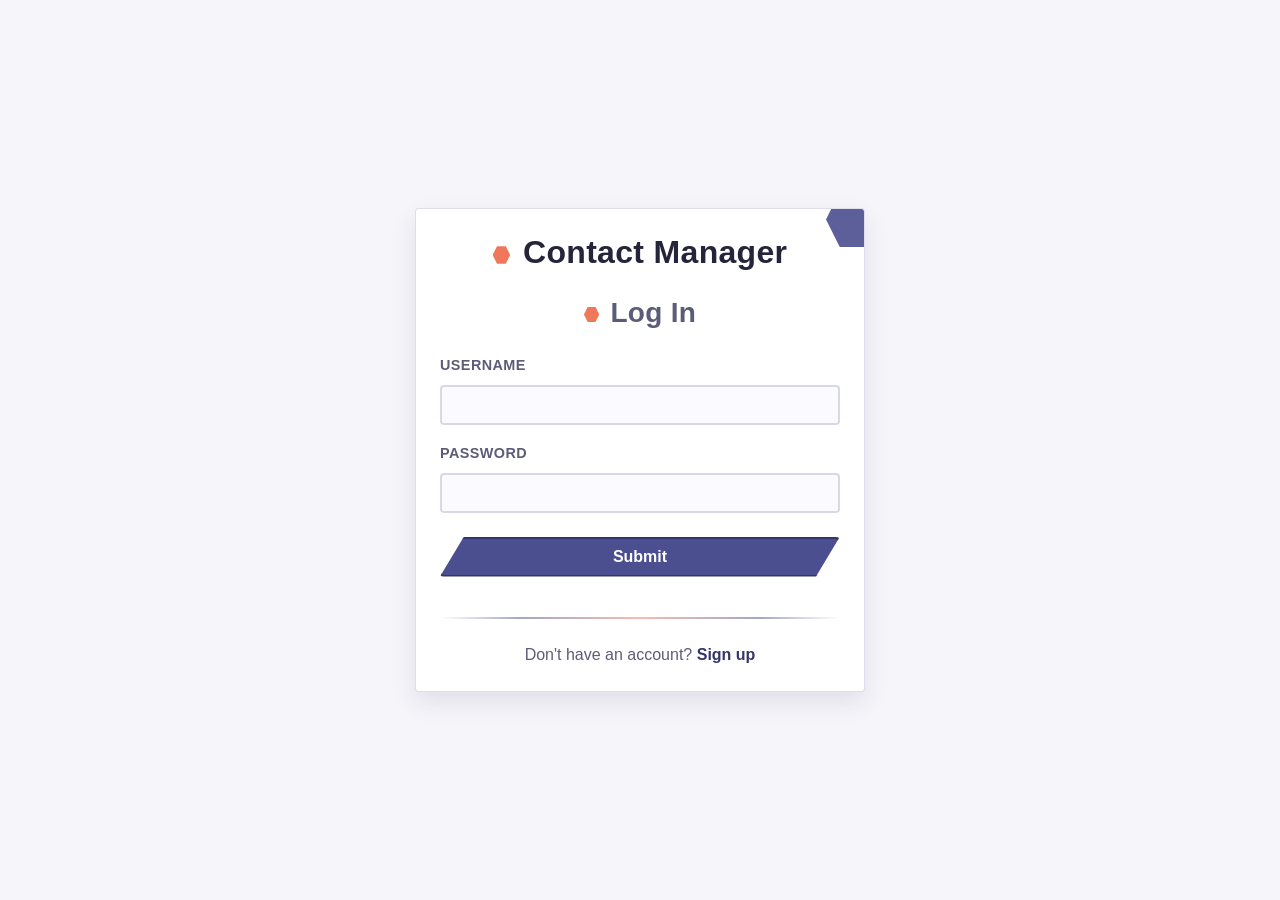
<file: index.html>
<!DOCTYPE html>
<html lang="en">

    <head>
        <meta charset="UTF-8">
        <meta name="viewport" content="width=device-width, intial-scale=1.0">
        <title>Contact Login Page</title>

        <!-- Scripts-->
        <script type="text/javascript" src="js/code.js"></script>
        <!-- Bootstrap 5 -->
        <link href="https://cdn.jsdelivr.net/npm/bootstrap@5.3.0/dist/css/bootstrap.min.css" rel="stylesheet">
        <!-- Bootstrap Icons -->
        <link href="https://cdn.jsdelivr.net/npm/bootstrap-icons@1.11.0/font/bootstrap-icons.css" rel="stylesheet">
        <!-- Custom Styles -->
        <link href="styles.css" rel="stylesheet">
        <!-- Yellow phonebook as favicon -->
        <link rel="icon" type="image/png" href="favicon.png">
    </head>
    
    <body>
	<main>
        <div class="container d-flex align-items-center justify-content-center min-vh-100">
            <div class="card shadow-sm p-4" style="max-width: 450px; width: 100%;">
                <h2 class="text-center mb-4" id="title">Contact Manager</h2>
                <h3 class="text-center text-muted mb-4">Log In</h5>

                <!--Log in section-->
                
                <form id="loginForm" onsubmit="event.preventDefault(); doLogin();" class="needs-validation">
                    <!--UserName Section-->
                    <div class="mb-3">
                        <label for="logInUsername" class="form-label">Username</label>
                        <input id ="logInUsername" type="text" class="form-control" name="username" required autocomplete="on">
                    </div>

                    <!--Password Section-->
                    <div class="mb-3">
                        <label for="logInPassword" class="form-label">Password</label>
                        <input id = "logInPassword" type="password" class="form-control" name="password" required>
                    </div>

                    <button type="submit" class="btn btn-primary w-100 mt-2">Submit</button>

                    <!--Log in section-->
                    <div id="loginResult" class="mt-3 small text-center"></div>
                </form>                

                <hr class="my-4">
                <p class="text-center text-muted mb-0">
                    Don't have an account? <a href="register.html">Sign up</a>
                </p>
            </div>

        </div>
	</main>
    </body>

</html>
</file>
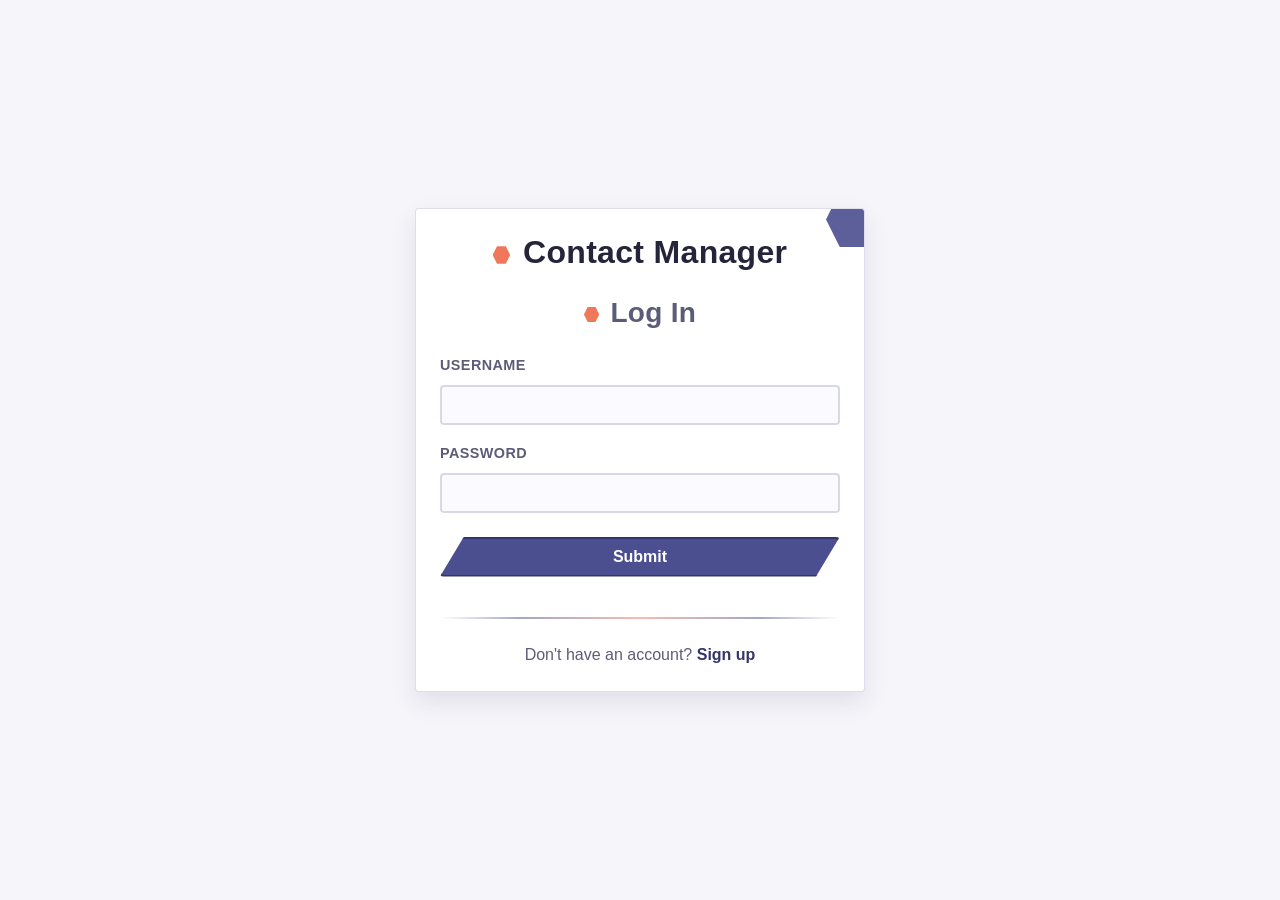
<file: admin.html>
<!DOCTYPE html>
<html lang="en">

    <head>
        <meta charset="UTF-8">
        <meta name="viewport" content="width=device-width, intial-scale=1.0">
        <title>Admin Page</title>

        <!-- Scripts-->
        <script type="text/javascript" src="js/code.js"></script>
        <script type="text/javascript">
            document.addEventListener('DOMContentLoaded', function() {
                readCookie();
            }, false);
        </script>
        <!-- Bootstrap 5 -->
        <link href="https://cdn.jsdelivr.net/npm/bootstrap@5.3.0/dist/css/bootstrap.min.css" rel="stylesheet">
        <!-- Bootstrap Icons -->
        <link href="https://cdn.jsdelivr.net/npm/bootstrap-icons@1.11.0/font/bootstrap-icons.css" rel="stylesheet">
        <!-- Custom Styles -->
        <link href="styles.css" rel="stylesheet">
        <!-- Yellow phonebook as favicon -->
        <link rel="icon" type="image/png" href="favicon.png">
    </head>

    <body>
        <div class="container py-5">
            <header>
                <div class="d-flex justify-content-between align-items-center mb-4 pb-3 border-bottom">
                    <h1 class="h3 mb-0">Contact Manager</h1>
                    <div class="d-flex align-items-center gap-3">
                        <span id="userName" class="text-muted"></span>
                        <button id="logout-button" class="btn btn-outline-secondary btn-sm" onclick="doLogout()">
                                <i class="bi bi-box-arrow-right me-1"></i> Log Out
                        </button>
                    </div>
                </div>
            </header>

            <main>
                <!--Search Account Card-->
                <div class="row g-4">
                    <div class="col-md-6">
                        <div class="card shadow-sm p-4">
                            <h2 class="h5 mb-3"><i class="bi bi-search me-2"></i>Search Accounts</h2>
                            <div class="input-group mb-3">
                                <input type="text" id="searchAccount" class="form-control" placeholder="Type an identifier...">
                                <button class="btn btn-primary" type="button" onclick="searchAccount()">Search</button>
                            </div>
                            <!-- Feedback area for search results -->
                            <small id="searchAccountResult" class="text-muted mb-2"></small>
                            
                            <!-- Container for Accounts to show up (up to javascript) -->
                            <div id="accountList" class="mt-2">
                                <p class="text-muted fst-italic">Your accounts will appear here...</p>
                            </div>
                        </div>
                    </div>
                    <!-- Add New admin account on right -->
                    <div class="col-md-6">
                        <div class="card shadow-sm p-4">
                            <h2 class="h5 mb-3"><i class="bi bi-person-plus me-2"></i>Add New Admin Account</h2>
                            <form id="add-contact-form" onsubmit="event.preventDefault(); addAccount(false);">
                                <div class="mb-3">
                                <label for="firstNameInput" class="form-label">First Name</label>
                                <input type="text" id="firstNameInput" class="form-control" required>
                            </div>
                            <div class="mb-3">
                                <label for="lastNameInput" class="form-label">Last Name</label>
                                <input type="text" id="lastNameInput" class="form-control" required>
                            </div>
                            <div class="mb-3">
                                <label for="loginInput" class="form-label">Login</label>
                                <input type="text" id="loginInput" class="form-control" required>
                            </div>
                            <div class="mb-3">
                                <label for="passwordInput" class="form-label">Password</label>
                                <input type="password" id="passwordInput" class="form-control" required>
                            </div>
                            
                            <button type="submit" class="btn btn-success w-100">Add Contact</button>
                            
                            <!-- Feedback area for add success/errors -->
                            <div id="accountFeedback" class="mt-3 small"></div>
                            </form>
                        </div>
                    </div>
                </div>
            </main>
                </div>
                
            <footer>
        
            </footer>

        </div>
        <!-- Bootstrap JS Bundle -->
        <script src="https://cdn.jsdelivr.net/npm/bootstrap@5.3.0/dist/js/bootstrap.bundle.min.js"></script>
    </body>


</html>
</file>
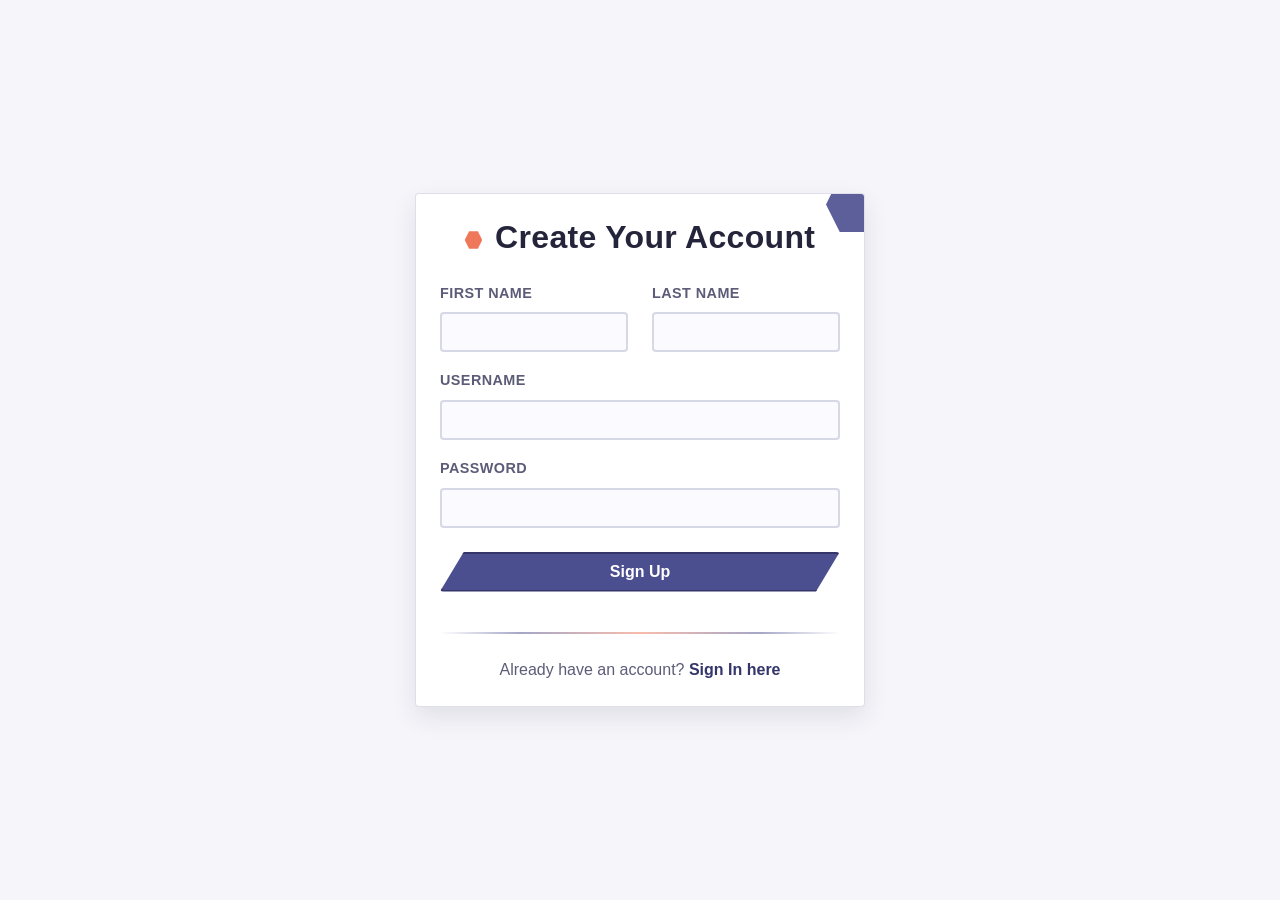
<file: register.html>
<!DOCTYPE html>
<html lang="en">
<head>
    <meta charset="UTF-8">
    <meta name="viewport" content="width=device-width, initial-scale=1.0">
    <title>Create Account</title>
    <!-- Bootstrap -->
    <link href="https://cdn.jsdelivr.net/npm/bootstrap@5.3.0/dist/css/bootstrap.min.css" rel="stylesheet">
    <!-- Custom Styles -->
    <link href="styles.css" rel="stylesheet">
    <!-- The javascript file -->
    <script type="text/javascript" src="js/code.js"></script>
    <!-- Yellow phonebook as favicon -->
    <link rel="icon" type="image/png" href="favicon.png">
</head>

<body>
    <!-- Centers card -->
    <div class="container d-flex align-items-center justify-content-center min-vh-100">
        <div class="card shadow-sm p-4" style="max-width: 450px; width: 100%;">
            <h2 class="text-center mb-4">Create Your Account</h2>

            <form id="register-form" onsubmit="event.preventDefault(); addAccount(true);">
                <div class="row">
                    <!--First Name--> 
                    <div class="col-md-6 mb-3">
                        <label for="firstNameInput" class="form-label">First Name</label>
                        <input type="text" id="firstNameInput" class="form-control" required>
                    </div>

                    <!--Last Name--> 
                    <div class="col-md-6 mb-3">
                        <label for="lastNameInput" class="form-label">Last Name</label>
                        <input type="text" id="lastNameInput" class="form-control" required>
                    </div>
                </div>

                <!--Username--> 
                <div class="mb-3">
                    <label for="loginInput" class="form-label">Username</label>
                    <input type="text" id="loginInput" class="form-control" required>
                </div>

                <!--Password--> 
                <div class="mb-3">
                    <label for="passwordInput" class="form-label">Password</label>
                    <input type="password" id="passwordInput" class="form-control" required>
                </div>

                <!-- Submit Button-->
                <button type="submit" class="btn btn-primary w-100 mt-2">Sign Up</button>

                <!-- Feedback area for registration success/errors -->
                <div id="accountFeedback" class="mt-3 small text-center"></div>
            </form>

            <hr class="my-4">
            <p class="text-center text-muted mb-0">
                Already have an account? <a href="index.html">Sign In here</a>
            </p>
        </div>
    </div>

   
</body>
</html>
</file>
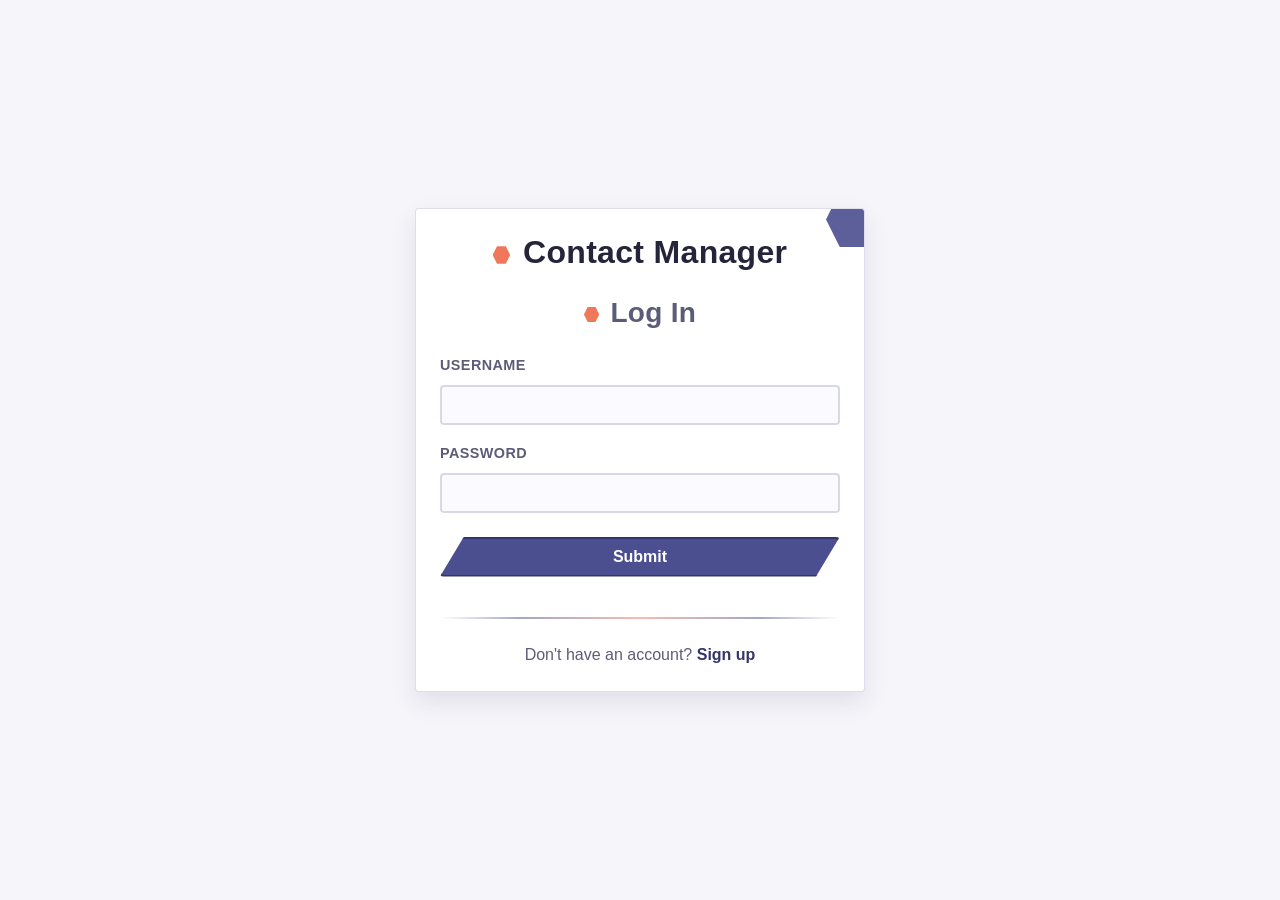
<file: user.html>
<!DOCTYPE html>
<html lang="en">
<head>
    <meta charset="UTF-8">
    <meta name="viewport" content="width=device-width, initial-scale=1.0">
    <title>Contact Manager</title>
    <!-- Bootstrap 5 -->
    <link href="https://cdn.jsdelivr.net/npm/bootstrap@5.3.0/dist/css/bootstrap.min.css" rel="stylesheet">
    <!-- Bootstrap Icons -->
    <link href="https://cdn.jsdelivr.net/npm/bootstrap-icons@1.11.0/font/bootstrap-icons.css" rel="stylesheet">
    <!-- Custom Styles -->
    <link href="styles.css" rel="stylesheet">
    <!-- Yellow phonebook as favicon -->
    <link rel="icon" type="image/png" href="favicon.png">
</head>

<body>

    <div class="container py-5">

        <!-- Header -->
        <div class="d-flex justify-content-between align-items-center mb-4 pb-3 border-bottom">
            <h1 class="h3 mb-0">Contact Manager</h1>
            <div class="d-flex align-items-center gap-3">
                <!-- readCookie() in code.js will look for id="userName" for welcome message -->
                <span id="userName" class="text-muted"></span>
                <!-- Log out button -->
                <button id="logout-button" class="btn btn-outline-secondary btn-sm" onclick="doLogout()">
                    <i class="bi bi-box-arrow-right me-1"></i> Log Out
                </button>
            </div>
        </div>

        <div class="row g-4">
            <!-- Search Contacts on left -->
            <div class="col-lg-8">
                <div class="card shadow-sm p-4">
                    <h2 class="h5 mb-3"><i class="bi bi-search me-2"></i>Search Contacts</h2>
                    <div class="input-group mb-3">
                        <input type="text" id="searchContacts" class="form-control" placeholder="Type a name...">
                        <button class="btn btn-primary" type="button" onclick="searchContacts()">Search</button>
                    </div>
                    <!-- Feedback area for search results -->
                    <small id="searchContactsResult" class="text-muted mb-2"></small>
                    <small id="deleteContactResult" class="text-muted mb-2"></small>
                    
                    <!-- Container for contacts to show up (up to javascript) -->
                    <div id="contactList" class="mt-2">
                        <p class="text-muted fst-italic">Your contacts will appear here...</p>
                    </div>
                </div>
            </div>

            <!-- Add New Contact on right -->
            <div class="col-lg-4">
                <div class="card shadow-sm p-4">
                    <h2 class="h5 mb-3"><i class="bi bi-person-plus me-2"></i>Add New Contact</h2>
                    <form id="add-contact-form" onsubmit="event.preventDefault(); addContact();">
                        <div class="mb-3">
                            <label for="firstName" class="form-label">First Name</label>
                            <input type="text" id="firstName" class="form-control" required>
                        </div>
                        <div class="mb-3">
                            <label for="lastName" class="form-label">Last Name</label>
                            <input type="text" id="lastName" class="form-control" required>
                        </div>
                        <div class="mb-3">
                            <label for="phone" class="form-label">Phone Number</label>
                            <input type="tel" id="phone" class="form-control" required>
                        </div>
                        <div class="mb-3">
                            <label for="email" class="form-label">Email Address</label>
                            <input type="email" id="email" class="form-control" required>
                        </div>
                        
                        <button type="submit" class="btn btn-success w-100">Add Contact</button>
                        
                        <!-- Feedback area for add success/errors -->
                        <div id="contactAddResult" class="mt-3 small"></div>
                    </form>
                </div>
            </div>
        </div>
    </div>

    <!-- Edit Contact Model -->
    <div class="modal fade" id="editContactModal" tabindex="-1" aria-hidden="true">
        <div class="modal-dialog modal-dialog-centered">
            <div class="modal-content">
                <div class="modal-header">
                    <h5 class="modal-title"><i class="bi bi-pencil-square me-2"></i>Edit Contact</h5>
                    <button type="button" class="btn-close" data-bs-dismiss="modal" aria-label="Close"></button>
                </div>
                <div class="modal-body">
                    <input type="hidden" id="editContactId">
                    <div class="mb-3">
                        <label class="form-label">First Name</label>
                        <input type="text" id="editFirstName" class="form-control" required>
                    </div>
                    <div class="mb-3">
                        <label class="form-label">Last Name</label>
                        <input type="text" id="editLastName" class="form-control" required>
                    </div>
                    <div class="mb-3">
                        <label class="form-label">Phone</label>
                        <input type="tel" id="editPhone" class="form-control" required>
                    </div>
                    <div class="mb-3">
                        <label class="form-label">Email</label>
                        <input type="email" id="editEmail" class="form-control" required>
                    </div>
                </div>
                <div class="modal-footer d-flex justify-content-between">
                    <!-- Red delete button to the left with warning popup -->
                    <button type="button" class="btn btn-danger" onclick="if(confirm('Are you sure you want to delete this contact?')) { deleteContact(); }">
                        <i class="bi bi-trash me-2"></i>Delete
                    </button>
                    <!-- Blue save button and grey cancel button to the right-->
                    <div>
                        <button type="button" class="btn btn-secondary" data-bs-dismiss="modal">Cancel</button>
                        <button type="button" class="btn btn-primary" onclick="updateContact()">Save Changes</button>
                    </div>
                </div>
            </div>
        </div>
    </div>

    <!-- Bootstrap JS Bundle -->
    <script src="https://cdn.jsdelivr.net/npm/bootstrap@5.3.0/dist/js/bootstrap.bundle.min.js"></script>
    <!-- The javascript file -->
    <script type="text/javascript" src="js/code.js"></script>
    
    <script>
        document.addEventListener('DOMContentLoaded', () => {
            readCookie(); 
            searchContacts(); 
        });
    </script>
</body>
</html>
</file>
<file: styles.css>
/* AI-assisted: Full style sheet generated by Claude,
   modified slightly to fit theme better (colors, hexagon theme) */

:root {
  --hex-indigo: #4b4e8f;
  --hex-indigo-deep: #34366b;
  --hex-navy: #24243a;
  --hex-navy-soft: #5c5c78;
  --hex-coral: #f0785a;
  --hex-coral-dark: #d15b3e;
  --hex-danger: #c1443a;
  --hex-danger-dark: #9c342c;
  --hex-bg: #f5f5fa;
  --card-bg: #ffffff;
  --radius: 4px;
}

* {
  box-sizing: border-box;
}

html, body {
  height: 100%;
}

body {
  background-color: var(--hex-bg);
  color: var(--hex-navy);
  font-family: "Segoe UI", "Helvetica Neue", Arial, sans-serif;
  min-height: 100vh;
}

.container {
  position: relative;
  z-index: 1;
}


/* Small hexagon bullet used before headings */

h1::before, h2::before, h3::before, h5::before {
  content: "";
  display: inline-block;
  width: 0.55em;
  height: 0.55em;
  margin-right: 0.4em;
  background-color: var(--hex-coral);
  clip-path: polygon(25% 0%, 75% 0%, 100% 50%, 75% 100%, 25% 100%, 0% 50%);
  vertical-align: middle;
}

h1, h2, h3, h4, h5, h6 {
  font-family: "Trebuchet MS", "Segoe UI", sans-serif;
  color: var(--hex-navy);
  font-weight: 700;
  letter-spacing: 0.01em;
}

.border-bottom {
  border-bottom: 3px solid var(--hex-indigo) !important;
}

/* Flat white cards with a small hexagon in the corner */

.card {
  background-color: var(--card-bg);
  border: 1px solid rgba(75, 78, 143, 0.18);
  border-radius: var(--radius);
  box-shadow: 0 10px 24px rgba(36, 36, 58, 0.1) !important;
  position: relative;
  overflow: hidden;
}

.card::after {
  content: "";
  position: absolute;
  top: -18px;
  right: -18px;
  width: 56px;
  height: 56px;
  background-color: var(--hex-indigo);
  clip-path: polygon(25% 0%, 75% 0%, 100% 50%, 75% 100%, 25% 100%, 0% 50%);
  opacity: 0.9;
}

/* Forms */

.form-label {
  font-weight: 600;
  color: var(--hex-navy-soft);
  font-size: 0.9rem;
  text-transform: uppercase;
  letter-spacing: 0.03em;
}

.form-control {
  border: 2px solid rgba(75, 78, 143, 0.22);
  border-radius: var(--radius);
  background-color: #fbfbff;
  color: var(--hex-navy);
}

.form-control:focus {
  border-color: var(--hex-indigo);
  box-shadow: 0 0 0 0.2rem rgba(75, 78, 143, 0.22);
  background-color: #ffffff;
}

.input-group .form-control {
  border-right: none;
}

.input-group .btn {
  border: 2px solid var(--hex-indigo-deep);
}

hr {
  border: none;
  height: 2px;
  background-image: linear-gradient(
    to right,
    transparent,
    var(--hex-indigo) 20%,
    var(--hex-coral) 50%,
    var(--hex-indigo) 80%,
    transparent
  );
  opacity: 0.5;
}

/* Slanted buttons */

.btn {
  border-radius: var(--radius);
  font-weight: 600;
  border: 2px solid transparent;
  clip-path: polygon(6% 0%, 100% 0%, 94% 100%, 0% 100%);
  padding-left: 1.1rem;
  padding-right: 1.1rem;
  transition: transform 0.08s ease, box-shadow 0.08s ease;
}

.btn:active {
  transform: translateY(1px);
}

.btn-primary {
  background-color: var(--hex-indigo);
  border-color: var(--hex-indigo-deep);
  color: #ffffff;
}

.btn-primary:hover,
.btn-primary:focus {
  background-color: var(--hex-indigo-deep);
  border-color: var(--hex-indigo-deep);
  color: #ffffff;
}

.btn-success {
  background-color: var(--hex-coral);
  border-color: var(--hex-coral-dark);
  color: #ffffff;
}

.btn-success:hover,
.btn-success:focus {
  background-color: var(--hex-coral-dark);
  border-color: var(--hex-coral-dark);
  color: #ffffff;
}

.btn-danger {
  background-color: var(--hex-danger);
  border-color: var(--hex-danger-dark);
  color: #fff7f0;
}

.btn-danger:hover,
.btn-danger:focus {
  background-color: var(--hex-danger-dark);
  color: #fff7f0;
}

.btn-secondary {
  background-color: #e3e3ef;
  border-color: var(--hex-indigo);
  color: var(--hex-navy);
}

.btn-secondary:hover,
.btn-secondary:focus {
  background-color: #d1d1e6;
  color: var(--hex-navy);
}

.btn-outline-secondary {
  border-color: var(--hex-indigo-deep);
  color: var(--hex-indigo-deep);
  background-color: transparent;
  clip-path: polygon(6% 0%, 100% 0%, 94% 100%, 0% 100%);
}

.btn-outline-secondary:hover,
.btn-outline-secondary:focus {
  background-color: var(--hex-indigo-deep);
  color: #ffffff;
}

/* Links */

a {
  color: var(--hex-indigo-deep);
  font-weight: 600;
  text-decoration: none;
  border-bottom: 2px solid transparent;
}

a:hover {
  color: var(--hex-coral-dark);
  border-bottom-color: var(--hex-coral);
}

/* Text helpers */

.text-muted {
  color: var(--hex-navy-soft) !important;
}

.text-primary {
  color: var(--hex-indigo-deep) !important;
}

small,
.small {
  color: var(--hex-navy-soft);
}

#loginResult,
#accountFeedback,
#contactAddResult {
  font-weight: 600;
}

/* Contact/account list rows (built by code.js) */

#contactList,
#accountList {
  border-top: 2px dashed rgba(75, 78, 143, 0.22);
  padding-top: 0.75rem;
}

details > summary {
  color: var(--hex-indigo-deep);
  font-weight: 600;
}

.border-start {
  border-color: var(--hex-indigo) !important;
}

/* Modal (edit contact) */

.modal-content {
  background-color: var(--card-bg);
  border: 1px solid rgba(75, 78, 143, 0.18);
  border-radius: var(--radius);
}

.modal-header,
.modal-footer {
  border-color: rgba(75, 78, 143, 0.15);
}

.modal-title {
  font-family: "Trebuchet MS", "Segoe UI", sans-serif;
  color: var(--hex-navy);
}

.modal-title::before {
  content: "";
  display: inline-block;
  width: 0.55em;
  height: 0.55em;
  margin-right: 0.4em;
  background-color: var(--hex-coral);
  clip-path: polygon(25% 0%, 75% 0%, 100% 50%, 75% 100%, 25% 100%, 0% 50%);
  vertical-align: middle;
}
</file>
